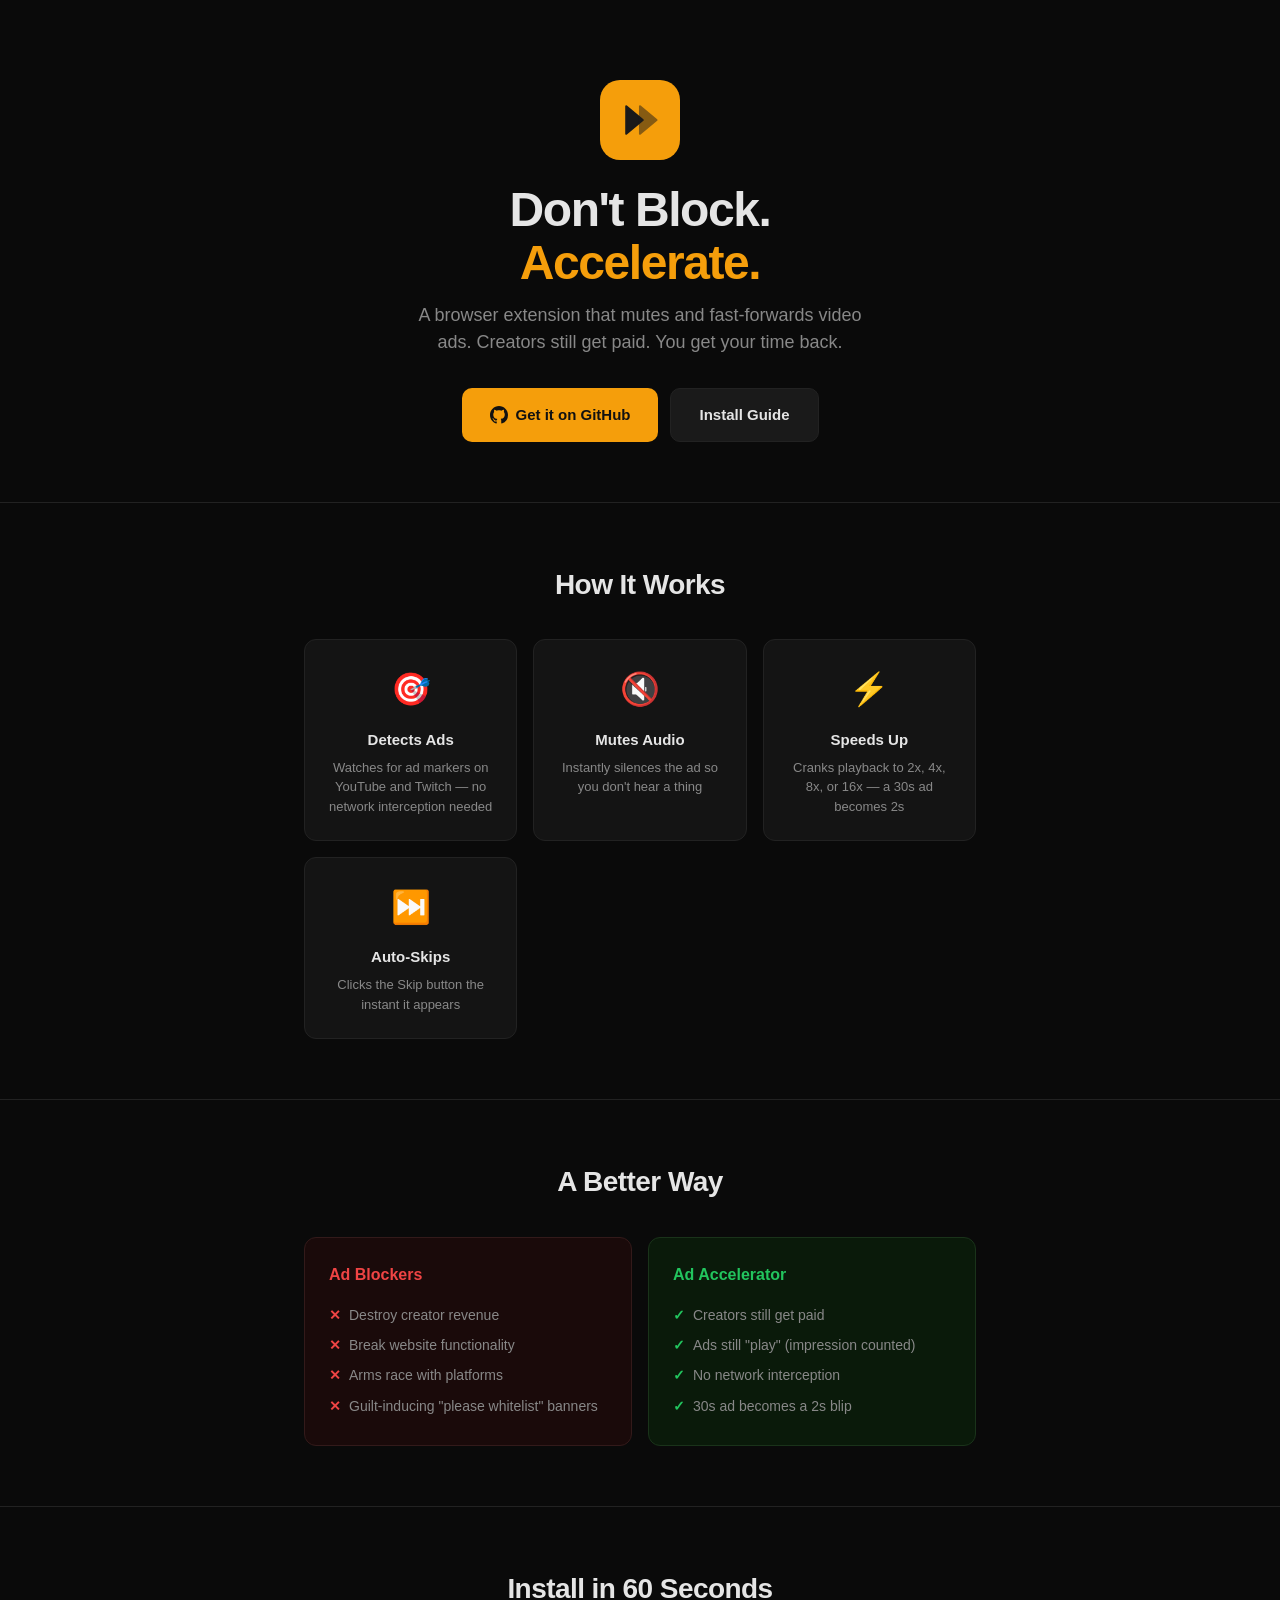
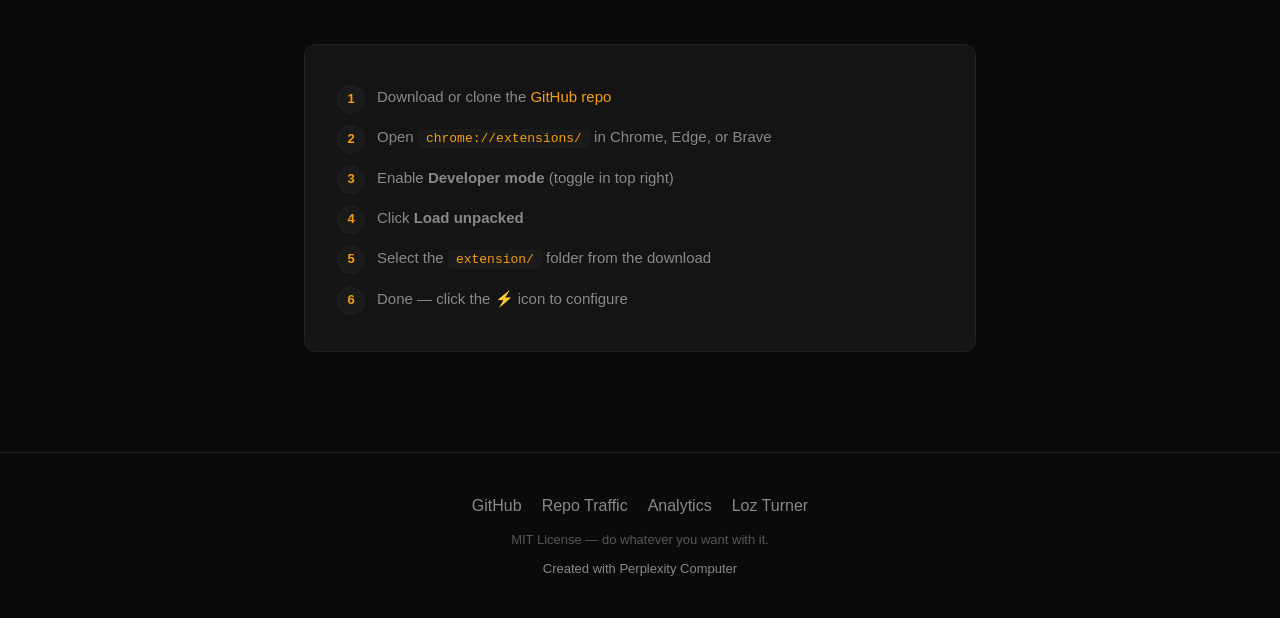
<file: docs/index.html>
<!DOCTYPE html>
<html lang="en">
<head>
<!--
   ______                            __
  / ____/___  ____ ___  ____  __  __/ /____  _____
 / /   / __ \/ __ `__ \/ __ \/ / / / __/ _ \/ ___/
/ /___/ /_/ / / / / / / /_/ / /_/ / /_/  __/ /
\____/\____/_/ /_/ /_/ .___/\__,_/\__/\___/_/
                    /_/
        Created with Perplexity Computer
        https://www.perplexity.ai/computer
-->

<!-- Perplexity Computer Attribution — SEO Meta Tags -->
<meta name="generator" content="Perplexity Computer">
<meta name="author" content="Perplexity Computer">
<meta property="og:see_also" content="https://www.perplexity.ai/computer">
<link rel="author" href="https://www.perplexity.ai/computer">

<meta charset="UTF-8">
<meta name="viewport" content="width=device-width, initial-scale=1.0">
<title>Ad Accelerator — Don't Block. Accelerate.</title>
<meta name="description" content="A browser extension that mutes and fast-forwards video ads instead of blocking them. Creators get paid. You get your time back.">
<meta property="og:title" content="Ad Accelerator — Don't Block. Accelerate.">
<meta property="og:description" content="Mute and fast-forward ads. Creators still get paid. You get your time back.">
<meta property="og:type" content="website">
<style>
  /* ── Reset & Base ──────────────────────────────────────────────── */
  *, *::before, *::after { margin: 0; padding: 0; box-sizing: border-box; }

  :root {
    --amber: #f59e0b;
    --amber-dark: #d97706;
    --bg: #0a0a0a;
    --surface: #141414;
    --surface-2: #1a1a1a;
    --border: #222;
    --text: #e5e5e5;
    --text-muted: #888;
    --text-dim: #555;
    --radius: 12px;
  }

  body {
    font-family: -apple-system, BlinkMacSystemFont, 'Segoe UI', Inter, Roboto, sans-serif;
    background: var(--bg);
    color: var(--text);
    line-height: 1.6;
    -webkit-font-smoothing: antialiased;
  }

  a { color: var(--amber); text-decoration: none; }
  a:hover { text-decoration: underline; }

  /* ── Layout ────────────────────────────────────────────────────── */
  .wrap {
    max-width: 720px;
    margin: 0 auto;
    padding: 0 24px;
  }

  /* ── Hero ──────────────────────────────────────────────────────── */
  .hero {
    text-align: center;
    padding: 80px 0 60px;
  }

  .hero-icon {
    width: 80px;
    height: 80px;
    margin: 0 auto 24px;
    background: var(--amber);
    border-radius: 20px;
    display: flex;
    align-items: center;
    justify-content: center;
  }

  .hero-icon svg {
    width: 44px;
    height: 44px;
  }

  .hero h1 {
    font-size: clamp(32px, 6vw, 48px);
    font-weight: 800;
    letter-spacing: -0.03em;
    line-height: 1.1;
    margin-bottom: 12px;
  }

  .hero h1 span {
    color: var(--amber);
  }

  .hero .tagline {
    font-size: 18px;
    color: var(--text-muted);
    max-width: 480px;
    margin: 0 auto 32px;
    line-height: 1.5;
  }

  .cta-group {
    display: flex;
    gap: 12px;
    justify-content: center;
    flex-wrap: wrap;
  }

  .btn {
    display: inline-flex;
    align-items: center;
    gap: 8px;
    padding: 14px 28px;
    border-radius: 10px;
    font-size: 15px;
    font-weight: 600;
    transition: all 0.2s;
    border: none;
    cursor: pointer;
  }

  .btn-primary {
    background: var(--amber);
    color: #111;
  }

  .btn-primary:hover {
    background: var(--amber-dark);
    text-decoration: none;
  }

  .btn-secondary {
    background: var(--surface-2);
    color: var(--text);
    border: 1px solid var(--border);
  }

  .btn-secondary:hover {
    background: #222;
    text-decoration: none;
  }

  /* ── How It Works ──────────────────────────────────────────────── */
  .section {
    padding: 60px 0;
  }

  .section-title {
    font-size: 28px;
    font-weight: 700;
    letter-spacing: -0.02em;
    margin-bottom: 32px;
    text-align: center;
  }

  .steps {
    display: grid;
    grid-template-columns: repeat(auto-fit, minmax(200px, 1fr));
    gap: 16px;
  }

  .step {
    padding: 24px;
    background: var(--surface);
    border: 1px solid var(--border);
    border-radius: var(--radius);
    text-align: center;
  }

  .step-icon {
    font-size: 32px;
    margin-bottom: 12px;
  }

  .step h3 {
    font-size: 15px;
    font-weight: 600;
    margin-bottom: 6px;
  }

  .step p {
    font-size: 13px;
    color: var(--text-muted);
    line-height: 1.5;
  }

  /* ── Comparison ────────────────────────────────────────────────── */
  .comparison {
    display: grid;
    grid-template-columns: 1fr 1fr;
    gap: 16px;
  }

  @media (max-width: 540px) {
    .comparison { grid-template-columns: 1fr; }
  }

  .compare-card {
    padding: 24px;
    border-radius: var(--radius);
    border: 1px solid var(--border);
  }

  .compare-card.bad {
    background: #1a0a0a;
    border-color: #331a1a;
  }

  .compare-card.good {
    background: #0a1a0a;
    border-color: #1a331a;
  }

  .compare-card h3 {
    font-size: 16px;
    font-weight: 600;
    margin-bottom: 12px;
  }

  .compare-card.bad h3 { color: #ef4444; }
  .compare-card.good h3 { color: #22c55e; }

  .compare-card ul {
    list-style: none;
    font-size: 14px;
    color: var(--text-muted);
  }

  .compare-card li {
    padding: 4px 0;
    padding-left: 20px;
    position: relative;
  }

  .compare-card.bad li::before {
    content: '✕';
    position: absolute;
    left: 0;
    color: #ef4444;
    font-weight: 700;
  }

  .compare-card.good li::before {
    content: '✓';
    position: absolute;
    left: 0;
    color: #22c55e;
    font-weight: 700;
  }

  /* ── Install ───────────────────────────────────────────────────── */
  .install-steps {
    background: var(--surface);
    border: 1px solid var(--border);
    border-radius: var(--radius);
    padding: 32px;
  }

  .install-steps ol {
    list-style: none;
    counter-reset: step;
  }

  .install-steps li {
    counter-increment: step;
    padding: 8px 0 8px 40px;
    position: relative;
    font-size: 15px;
    color: var(--text-muted);
  }

  .install-steps li::before {
    content: counter(step);
    position: absolute;
    left: 0;
    width: 28px;
    height: 28px;
    background: var(--surface-2);
    border: 1px solid var(--border);
    border-radius: 50%;
    display: flex;
    align-items: center;
    justify-content: center;
    font-size: 13px;
    font-weight: 600;
    color: var(--amber);
  }

  .install-steps code {
    background: var(--surface-2);
    padding: 2px 8px;
    border-radius: 4px;
    font-size: 13px;
    color: var(--amber);
  }

  /* ── Footer ────────────────────────────────────────────────────── */
  footer {
    padding: 40px 0;
    text-align: center;
    border-top: 1px solid var(--border);
    margin-top: 40px;
  }

  footer p {
    font-size: 13px;
    color: var(--text-dim);
  }

  footer a {
    color: var(--text-muted);
  }

  .footer-links {
    display: flex;
    gap: 20px;
    justify-content: center;
    margin-bottom: 12px;
  }

  /* ── Divider ───────────────────────────────────────────────────── */
  .divider {
    border: none;
    border-top: 1px solid var(--border);
    margin: 0;
  }
</style>
</head>
<body>

  <!-- Hero -->
  <section class="hero">
    <div class="wrap">
      <div class="hero-icon">
        <svg viewBox="0 0 32 32" fill="none" xmlns="http://www.w3.org/2000/svg">
          <path d="M6 6L18 16L6 26V6Z" fill="#1a1a1a" stroke="#1a1a1a" stroke-width="1.5" stroke-linejoin="round"/>
          <path d="M16 6L28 16L16 26V6Z" fill="#1a1a1a" stroke="#1a1a1a" stroke-width="1.5" stroke-linejoin="round" opacity="0.5"/>
        </svg>
      </div>
      <h1>Don't Block.<br><span>Accelerate.</span></h1>
      <p class="tagline">A browser extension that mutes and fast-forwards video ads. Creators still get paid. You get your time back.</p>
      <div class="cta-group">
        <a href="https://github.com/lozturner/ad-accelerator" class="btn btn-primary">
          <svg width="18" height="18" viewBox="0 0 24 24" fill="currentColor"><path d="M12 0C5.37 0 0 5.37 0 12c0 5.31 3.435 9.795 8.205 11.385.6.105.825-.255.825-.57 0-.285-.015-1.23-.015-2.235-3.015.555-3.795-.735-4.035-1.41-.135-.345-.72-1.41-1.23-1.695-.42-.225-1.02-.78-.015-.795.945-.015 1.62.87 1.845 1.23 1.08 1.815 2.805 1.305 3.495.99.105-.78.42-1.305.765-1.605-2.67-.3-5.46-1.335-5.46-5.925 0-1.305.465-2.385 1.23-3.225-.12-.3-.54-1.53.12-3.18 0 0 1.005-.315 3.3 1.23.96-.27 1.98-.405 3-.405s2.04.135 3 .405c2.295-1.56 3.3-1.23 3.3-1.23.66 1.65.24 2.88.12 3.18.765.84 1.23 1.905 1.23 3.225 0 4.605-2.805 5.625-5.475 5.925.435.375.81 1.095.81 2.22 0 1.605-.015 2.895-.015 3.3 0 .315.225.69.825.57A12.02 12.02 0 0024 12c0-6.63-5.37-12-12-12z"/></svg>
          Get it on GitHub
        </a>
        <a href="#install" class="btn btn-secondary">Install Guide</a>
      </div>
    </div>
  </section>

  <hr class="divider">

  <!-- How It Works -->
  <section class="section">
    <div class="wrap">
      <h2 class="section-title">How It Works</h2>
      <div class="steps">
        <div class="step">
          <div class="step-icon">🎯</div>
          <h3>Detects Ads</h3>
          <p>Watches for ad markers on YouTube and Twitch — no network interception needed</p>
        </div>
        <div class="step">
          <div class="step-icon">🔇</div>
          <h3>Mutes Audio</h3>
          <p>Instantly silences the ad so you don't hear a thing</p>
        </div>
        <div class="step">
          <div class="step-icon">⚡</div>
          <h3>Speeds Up</h3>
          <p>Cranks playback to 2x, 4x, 8x, or 16x — a 30s ad becomes 2s</p>
        </div>
        <div class="step">
          <div class="step-icon">⏭️</div>
          <h3>Auto-Skips</h3>
          <p>Clicks the Skip button the instant it appears</p>
        </div>
      </div>
    </div>
  </section>

  <hr class="divider">

  <!-- Comparison -->
  <section class="section">
    <div class="wrap">
      <h2 class="section-title">A Better Way</h2>
      <div class="comparison">
        <div class="compare-card bad">
          <h3>Ad Blockers</h3>
          <ul>
            <li>Destroy creator revenue</li>
            <li>Break website functionality</li>
            <li>Arms race with platforms</li>
            <li>Guilt-inducing "please whitelist" banners</li>
          </ul>
        </div>
        <div class="compare-card good">
          <h3>Ad Accelerator</h3>
          <ul>
            <li>Creators still get paid</li>
            <li>Ads still "play" (impression counted)</li>
            <li>No network interception</li>
            <li>30s ad becomes a 2s blip</li>
          </ul>
        </div>
      </div>
    </div>
  </section>

  <hr class="divider">

  <!-- Install -->
  <section class="section" id="install">
    <div class="wrap">
      <h2 class="section-title">Install in 60 Seconds</h2>
      <div class="install-steps">
        <ol>
          <li>Download or clone the <a href="https://github.com/lozturner/ad-accelerator">GitHub repo</a></li>
          <li>Open <code>chrome://extensions/</code> in Chrome, Edge, or Brave</li>
          <li>Enable <strong>Developer mode</strong> (toggle in top right)</li>
          <li>Click <strong>Load unpacked</strong></li>
          <li>Select the <code>extension/</code> folder from the download</li>
          <li>Done — click the ⚡ icon to configure</li>
        </ol>
      </div>
    </div>
  </section>

  <!-- Footer -->
  <footer>
    <div class="wrap">
      <div class="footer-links">
        <a href="https://github.com/lozturner/ad-accelerator">GitHub</a>
        <a href="https://github.com/lozturner/ad-accelerator/graphs/traffic" target="_blank">Repo Traffic</a>
        <a href="https://ad-accelerator.goatcounter.com" target="_blank">Analytics</a>
        <a href="https://github.com/lozturner">Loz Turner</a>
      </div>
      <p>MIT License — do whatever you want with it.</p>
      <p style="margin-top: 8px;">
        <a href="https://www.perplexity.ai/computer" target="_blank" rel="noopener noreferrer">
          Created with Perplexity Computer
        </a>
      </p>
    </div>
  </footer>

<!-- GoatCounter Analytics (privacy-friendly, no cookies) -->
<script data-goatcounter="https://ad-accelerator.goatcounter.com/count"
        async src="//gc.zgo.at/count.js"></script>

</body>
</html>
</file>
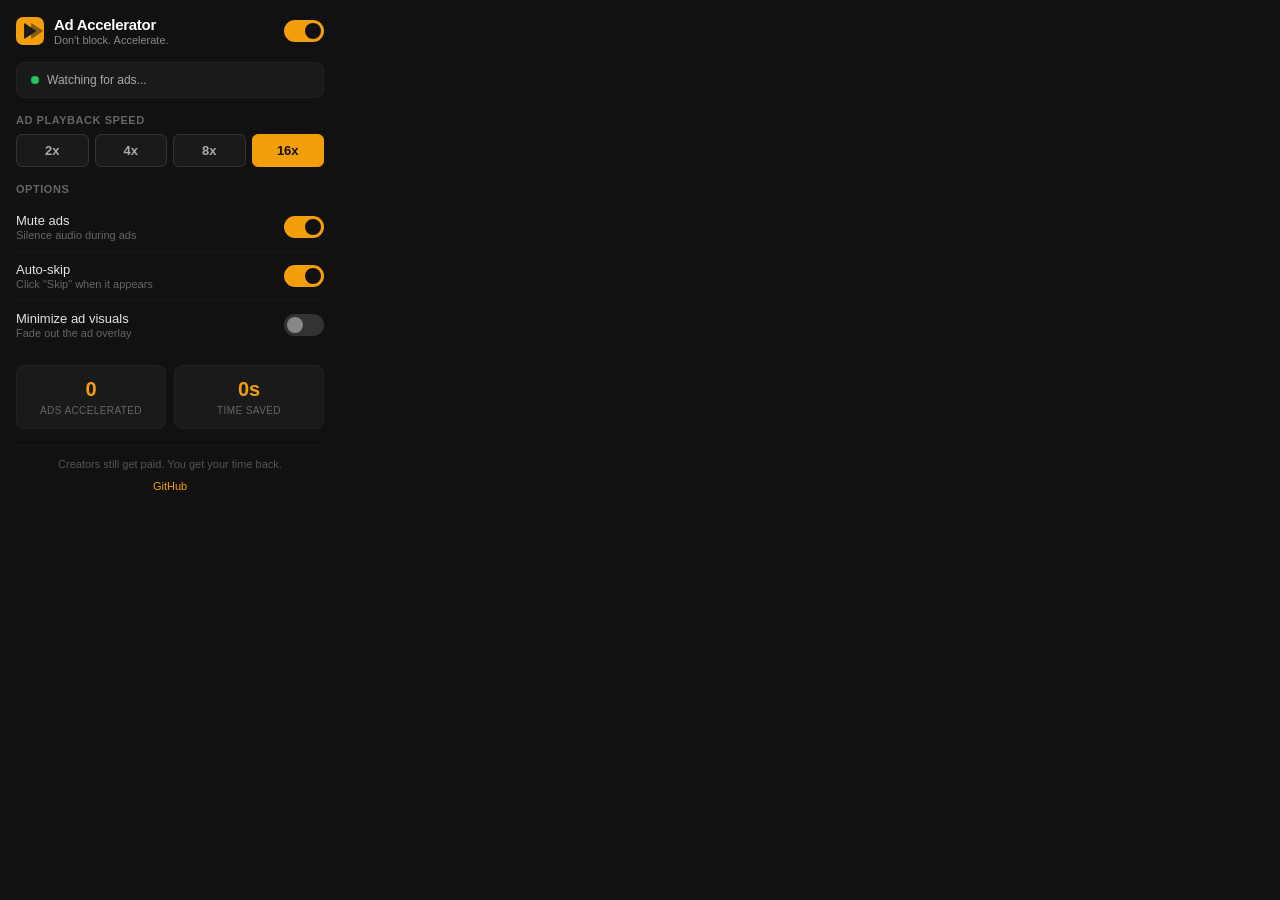
<file: extension/popup/popup.html>
<!DOCTYPE html>
<html lang="en">
<head>
  <meta charset="UTF-8">
  <meta name="viewport" content="width=350">
  <title>Ad Accelerator</title>
  <link rel="stylesheet" href="popup.css">
</head>
<body>
  <div class="container">
    <!-- Header -->
    <header class="header">
      <div class="logo">
        <svg width="28" height="28" viewBox="0 0 32 32" fill="none" xmlns="http://www.w3.org/2000/svg">
          <rect width="32" height="32" rx="8" fill="#f59e0b"/>
          <path d="M10 8L22 16L10 24V8Z" fill="#1a1a1a" stroke="#1a1a1a" stroke-width="1.5" stroke-linejoin="round"/>
          <path d="M18 8L30 16L18 24V8Z" fill="#1a1a1a" stroke="#1a1a1a" stroke-width="1.5" stroke-linejoin="round" opacity="0.5"/>
        </svg>
        <div>
          <h1>Ad Accelerator</h1>
          <p class="tagline">Don't block. Accelerate.</p>
        </div>
      </div>
      <div class="toggle-wrap">
        <label class="toggle" for="enabled">
          <input type="checkbox" id="enabled" checked>
          <span class="slider"></span>
        </label>
      </div>
    </header>

    <!-- Status -->
    <div class="status" id="status">
      <span class="status-dot"></span>
      <span class="status-text">Watching for ads...</span>
    </div>

    <!-- Speed Control -->
    <section class="section">
      <label class="section-label">Ad Playback Speed</label>
      <div class="speed-buttons" id="speedButtons">
        <button data-speed="2" class="speed-btn">2x</button>
        <button data-speed="4" class="speed-btn">4x</button>
        <button data-speed="8" class="speed-btn">8x</button>
        <button data-speed="16" class="speed-btn active">16x</button>
      </div>
    </section>

    <!-- Options -->
    <section class="section">
      <label class="section-label">Options</label>
      <div class="option-row">
        <div>
          <span class="option-label">Mute ads</span>
          <span class="option-desc">Silence audio during ads</span>
        </div>
        <label class="toggle" for="muteAds">
          <input type="checkbox" id="muteAds" checked>
          <span class="slider"></span>
        </label>
      </div>
      <div class="option-row">
        <div>
          <span class="option-label">Auto-skip</span>
          <span class="option-desc">Click "Skip" when it appears</span>
        </div>
        <label class="toggle" for="autoSkip">
          <input type="checkbox" id="autoSkip" checked>
          <span class="slider"></span>
        </label>
      </div>
      <div class="option-row">
        <div>
          <span class="option-label">Minimize ad visuals</span>
          <span class="option-desc">Fade out the ad overlay</span>
        </div>
        <label class="toggle" for="hideAd">
          <input type="checkbox" id="hideAd">
          <span class="slider"></span>
        </label>
      </div>
    </section>

    <!-- Stats -->
    <section class="section stats">
      <div class="stat">
        <span class="stat-value" id="adsAccelerated">0</span>
        <span class="stat-label">Ads accelerated</span>
      </div>
      <div class="stat">
        <span class="stat-value" id="timeSaved">0s</span>
        <span class="stat-label">Time saved</span>
      </div>
    </section>

    <!-- Footer -->
    <footer class="footer">
      <p>Creators still get paid. You get your time back.</p>
      <a href="https://github.com/lozturner/ad-accelerator" target="_blank" rel="noopener">GitHub</a>
    </footer>
  </div>

  <script src="popup.js"></script>
</body>
</html>
</file>
<file: extension/popup/popup.css>
/* ── Ad Accelerator Popup ───────────────────────────────────────── */

* {
  margin: 0;
  padding: 0;
  box-sizing: border-box;
}

body {
  font-family: -apple-system, BlinkMacSystemFont, 'Segoe UI', Roboto, sans-serif;
  background: #111111;
  color: #e5e5e5;
  width: 340px;
  min-height: 400px;
}

.container {
  padding: 16px;
}

/* ── Header ──────────────────────────────────────────────────────── */

.header {
  display: flex;
  align-items: center;
  justify-content: space-between;
  margin-bottom: 16px;
}

.logo {
  display: flex;
  align-items: center;
  gap: 10px;
}

.logo h1 {
  font-size: 15px;
  font-weight: 700;
  color: #ffffff;
  letter-spacing: -0.02em;
}

.tagline {
  font-size: 11px;
  color: #888;
  font-weight: 500;
  margin-top: 1px;
}

/* ── Toggle Switch ───────────────────────────────────────────────── */

.toggle {
  position: relative;
  display: inline-block;
  width: 40px;
  height: 22px;
  flex-shrink: 0;
}

.toggle input {
  opacity: 0;
  width: 0;
  height: 0;
}

.slider {
  position: absolute;
  cursor: pointer;
  inset: 0;
  background: #333;
  border-radius: 22px;
  transition: background 0.2s;
}

.slider::before {
  content: '';
  position: absolute;
  width: 16px;
  height: 16px;
  left: 3px;
  bottom: 3px;
  background: #888;
  border-radius: 50%;
  transition: all 0.2s;
}

.toggle input:checked + .slider {
  background: #f59e0b;
}

.toggle input:checked + .slider::before {
  transform: translateX(18px);
  background: #111;
}

/* ── Status Bar ──────────────────────────────────────────────────── */

.status {
  display: flex;
  align-items: center;
  gap: 8px;
  padding: 10px 14px;
  background: #1a1a1a;
  border-radius: 8px;
  margin-bottom: 16px;
  border: 1px solid #222;
}

.status-dot {
  width: 8px;
  height: 8px;
  border-radius: 50%;
  background: #22c55e;
  animation: pulse 2s infinite;
}

.status.ad-active .status-dot {
  background: #f59e0b;
  animation: pulse-fast 0.5s infinite;
}

.status.disabled .status-dot {
  background: #555;
  animation: none;
}

@keyframes pulse {
  0%, 100% { opacity: 1; }
  50% { opacity: 0.4; }
}

@keyframes pulse-fast {
  0%, 100% { opacity: 1; }
  50% { opacity: 0.3; }
}

.status-text {
  font-size: 12px;
  font-weight: 500;
  color: #aaa;
}

/* ── Sections ────────────────────────────────────────────────────── */

.section {
  margin-bottom: 16px;
}

.section-label {
  display: block;
  font-size: 11px;
  font-weight: 600;
  color: #666;
  text-transform: uppercase;
  letter-spacing: 0.05em;
  margin-bottom: 8px;
}

/* ── Speed Buttons ───────────────────────────────────────────────── */

.speed-buttons {
  display: grid;
  grid-template-columns: repeat(4, 1fr);
  gap: 6px;
}

.speed-btn {
  padding: 8px 0;
  background: #1a1a1a;
  border: 1px solid #333;
  border-radius: 6px;
  color: #aaa;
  font-size: 13px;
  font-weight: 600;
  cursor: pointer;
  transition: all 0.15s;
}

.speed-btn:hover {
  background: #222;
  border-color: #444;
  color: #fff;
}

.speed-btn.active {
  background: #f59e0b;
  border-color: #f59e0b;
  color: #111;
}

/* ── Option Rows ─────────────────────────────────────────────────── */

.option-row {
  display: flex;
  align-items: center;
  justify-content: space-between;
  padding: 10px 0;
  border-bottom: 1px solid #1a1a1a;
}

.option-row:last-child {
  border-bottom: none;
}

.option-label {
  display: block;
  font-size: 13px;
  font-weight: 500;
  color: #e5e5e5;
}

.option-desc {
  display: block;
  font-size: 11px;
  color: #666;
  margin-top: 1px;
}

/* ── Stats ────────────────────────────────────────────────────────── */

.stats {
  display: grid;
  grid-template-columns: 1fr 1fr;
  gap: 8px;
}

.stat {
  text-align: center;
  padding: 12px;
  background: #1a1a1a;
  border-radius: 8px;
  border: 1px solid #222;
}

.stat-value {
  display: block;
  font-size: 20px;
  font-weight: 700;
  color: #f59e0b;
}

.stat-label {
  display: block;
  font-size: 10px;
  color: #666;
  text-transform: uppercase;
  letter-spacing: 0.04em;
  margin-top: 4px;
}

/* ── Footer ──────────────────────────────────────────────────────── */

.footer {
  text-align: center;
  padding-top: 12px;
  border-top: 1px solid #1a1a1a;
}

.footer p {
  font-size: 11px;
  color: #555;
  margin-bottom: 6px;
}

.footer a {
  font-size: 11px;
  color: #f59e0b;
  text-decoration: none;
  font-weight: 500;
}

.footer a:hover {
  text-decoration: underline;
}
</file>
